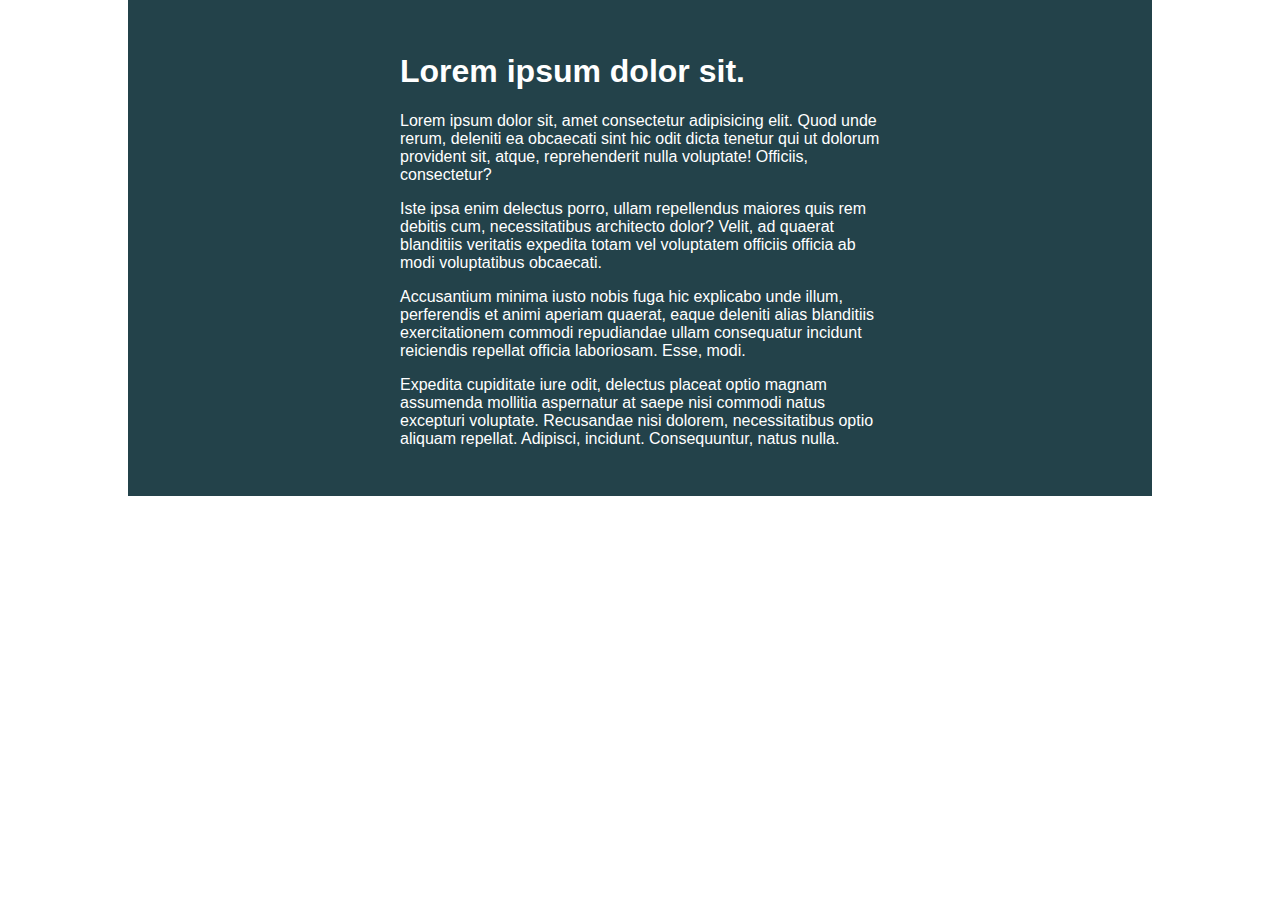
<file: challenge-01/index.html>
<!DOCTYPE html>
<html lang="en">

<head>
    <meta charset="UTF-8">
    <meta name="viewport" content="width=device-width, initial-scale=1.0">
    <title>Day 01</title>

    <link rel="stylesheet" href="style.css">
</head>

<body>
    <div class="container">
        <div class="intro-content">
            <h1>Lorem ipsum dolor sit.</h1>
            <p>Lorem ipsum dolor sit, amet consectetur adipisicing elit. Quod unde rerum, deleniti ea obcaecati sint hic
                odit dicta tenetur qui ut dolorum provident sit, atque, reprehenderit nulla voluptate! Officiis,
                consectetur?</p>
            <p>Iste ipsa enim delectus porro, ullam repellendus maiores quis rem debitis cum, necessitatibus architecto
                dolor? Velit, ad quaerat blanditiis veritatis expedita totam vel voluptatem officiis officia ab modi
                voluptatibus obcaecati.</p>
            <p>Accusantium minima iusto nobis fuga hic explicabo unde illum, perferendis et animi aperiam quaerat, eaque
                deleniti alias blanditiis exercitationem commodi repudiandae ullam consequatur incidunt reiciendis
                repellat officia laboriosam. Esse, modi.</p>
            <p>Expedita cupiditate iure odit, delectus placeat optio magnam assumenda mollitia aspernatur at saepe nisi
                commodi natus excepturi voluptate. Recusandae nisi dolorem, necessitatibus optio aliquam repellat.
                Adipisci, incidunt. Consequuntur, natus nulla.</p>
        </div>
    </div>
</body>

</html>
</file>
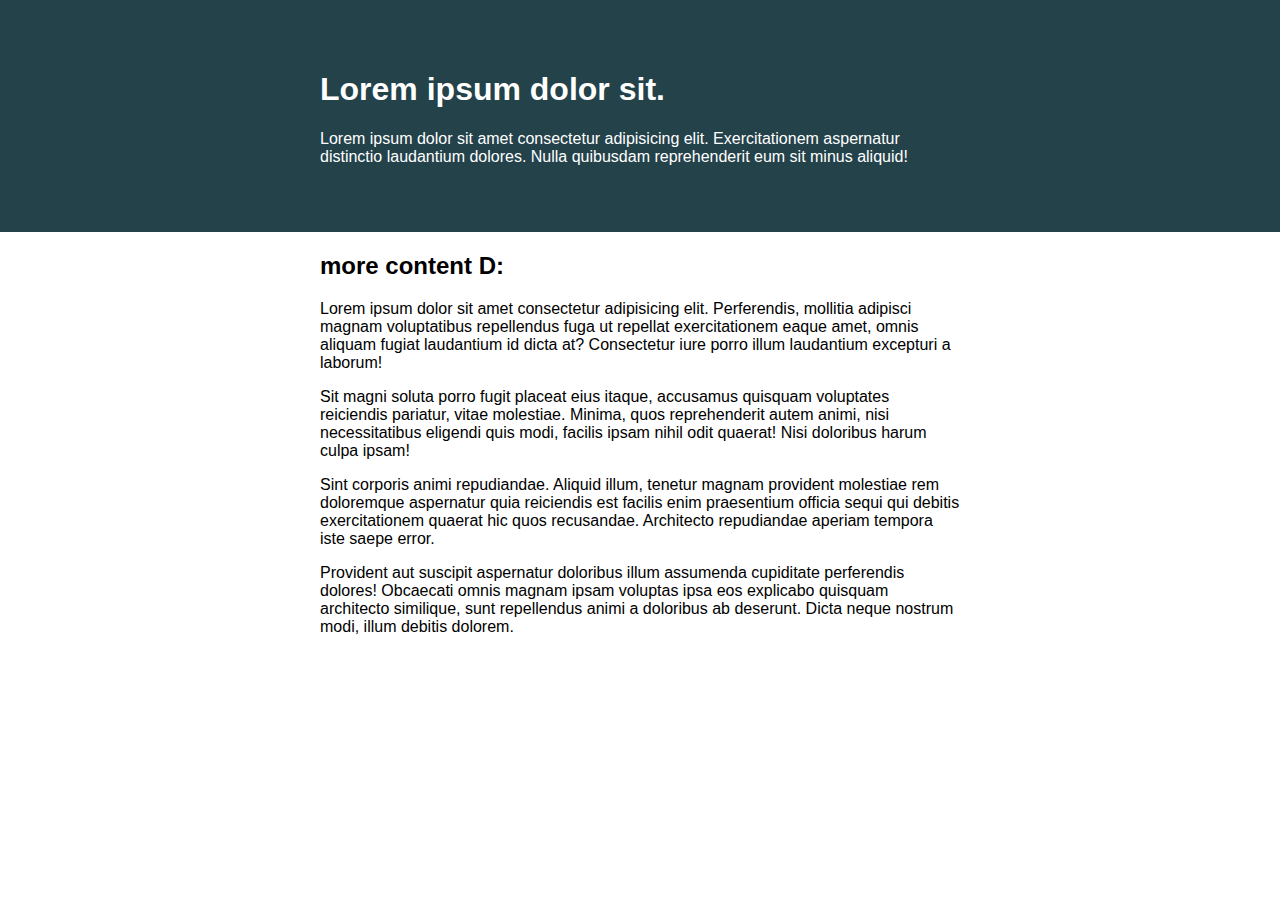
<file: challenge-02/index.html>
<!DOCTYPE html>
<html lang="en">
<head> 
    <meta charset="UTF-8">
    <meta name="viewport" content="width=device-width, initial-scale=1.0">
    <title>Day 01</title>
 
    <link rel="stylesheet" href="style.css">
</head>
<body>

    <div class="intro">
        <div class="intro-content wrapper">
            <h1>Lorem ipsum dolor sit.</h1>
            <p>Lorem ipsum dolor sit amet consectetur adipisicing elit. Exercitationem aspernatur distinctio laudantium dolores. Nulla quibusdam reprehenderit eum sit minus aliquid!</p>
        </div>
    </div>

    <div class="wrapper">
        <h2>more content D:</h2>
        <p>Lorem ipsum dolor sit amet consectetur adipisicing elit. Perferendis, mollitia adipisci magnam voluptatibus repellendus fuga ut repellat exercitationem eaque amet, omnis aliquam fugiat laudantium id dicta at? Consectetur iure porro illum laudantium excepturi a laborum!</p>
        <p>Sit magni soluta porro fugit placeat eius itaque, accusamus quisquam voluptates reiciendis pariatur, vitae molestiae. Minima, quos reprehenderit autem animi, nisi necessitatibus eligendi quis modi, facilis ipsam nihil odit quaerat! Nisi doloribus harum culpa ipsam!</p>
        <p>Sint corporis animi repudiandae. Aliquid illum, tenetur magnam provident molestiae rem doloremque aspernatur quia reiciendis est facilis enim praesentium officia sequi qui debitis exercitationem quaerat hic quos recusandae. Architecto repudiandae aperiam tempora iste saepe error.</p>
        <p>Provident aut suscipit aspernatur doloribus illum assumenda cupiditate perferendis dolores! Obcaecati omnis magnam ipsam voluptas ipsa eos explicabo quisquam architecto similique, sunt repellendus animi a doloribus ab deserunt. Dicta neque nostrum modi, illum debitis dolorem.</p>
    </div>
        

</body>
</html>
</file>
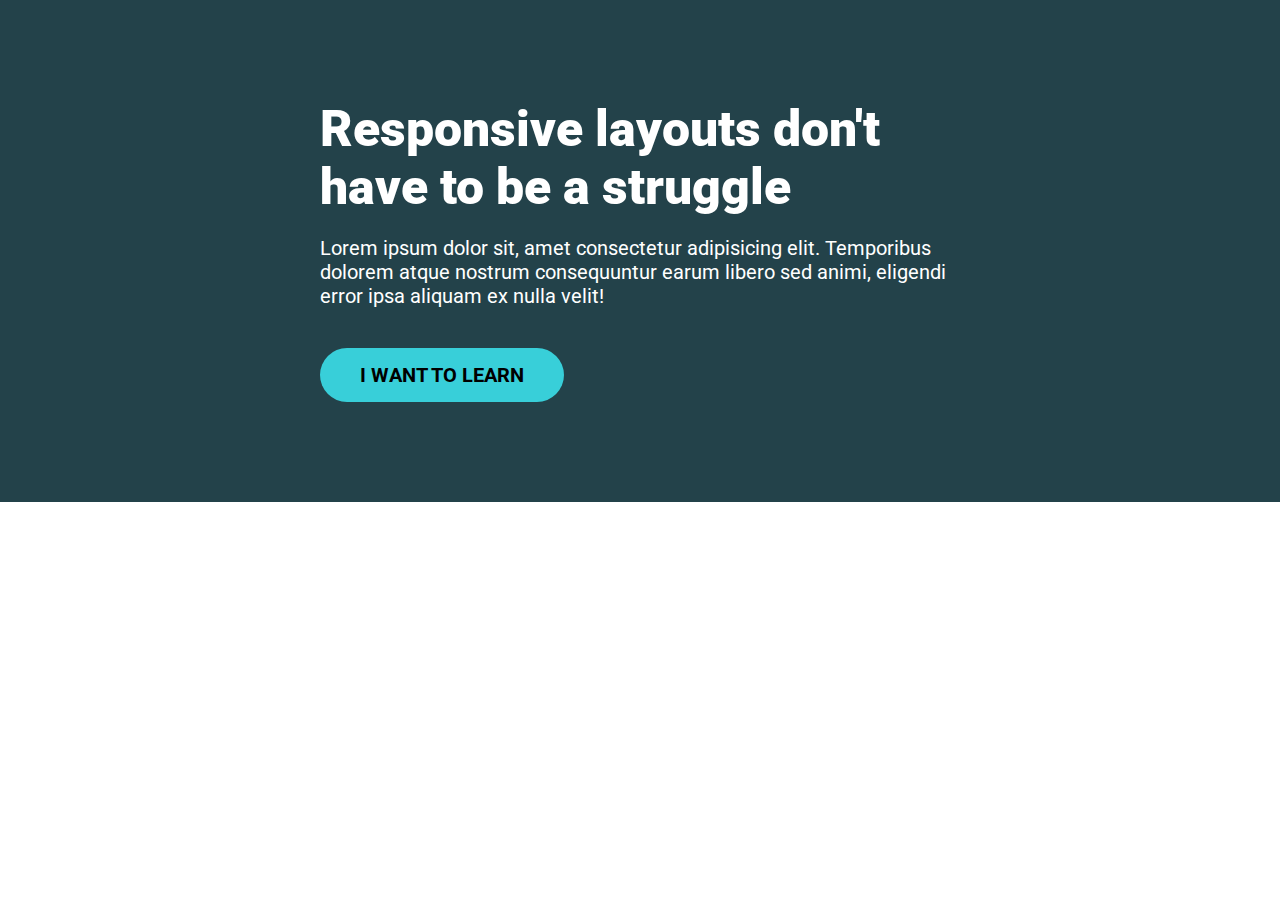
<file: challenge-03/index.html>
<!DOCTYPE html>
<html lang="en">
<head>
    <meta charset="UTF-8">
    <meta http-equiv="X-UA-Compatible" content="IE=edge">
    <meta name="viewport" content="width=device-width, initial-scale=1.0">
    <link rel="preconnect" href="https://fonts.googleapis.com">
    <link rel="preconnect" href="https://fonts.gstatic.com" crossorigin>
    <link href="https://fonts.googleapis.com/css2?family=Roboto:wght@400;700;900&display=swap" rel="stylesheet">
    <link rel="stylesheet" href="styles.css">
    <title>Document</title>
</head>
<body>
    <header>
        <div class="wrapper">
            <h1>Responsive layouts don't have to be a struggle</h1>
            <p class="subHead">Lorem ipsum dolor sit, amet consectetur adipisicing elit. Temporibus dolorem atque nostrum consequuntur earum libero sed animi, eligendi error ipsa aliquam ex nulla velit!</p>
            <a class="learnLink" href="#">I want to learn</a>
        </div>
        </header>
</body>
</html>
</file>
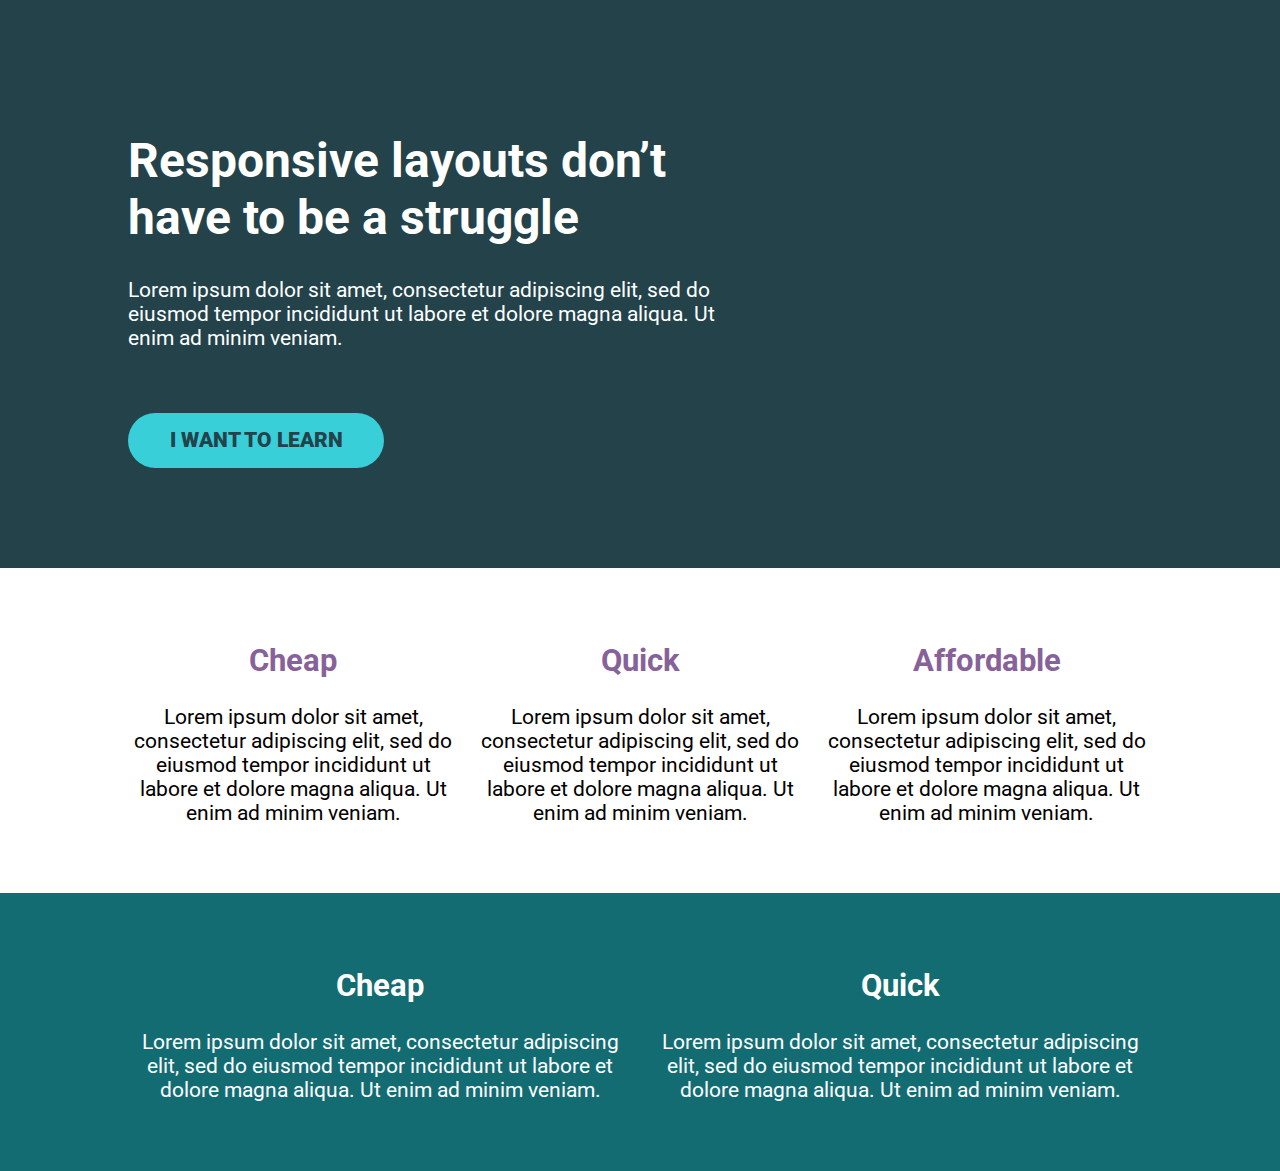
<file: challenge-04/index.html>
<!DOCTYPE html>
<html lang="en">
<head>
    <meta charset="UTF-8">
    <meta name="viewport" content="width=device-width, initial-scale=1.0">
    <title>Challenge time!</title>
    <link href="https://fonts.googleapis.com/css2?family=Roboto:wght@400;900&display=swap" rel="stylesheet"> 
    <link rel="stylesheet" href="style.css">
</head>
<body>
    <div class="hero">
        <div class="container">
            <div class="hero__text">
                <h1>Responsive layouts don’t have to be a struggle</h1>
                <p>Lorem ipsum dolor sit amet, consectetur adipiscing elit, sed do eiusmod tempor incididunt ut labore et dolore magna aliqua. Ut enim ad minim veniam.</p>
                <a href="#" class="btn">I want to learn</a>
            </div>
        </div>
    </div>
    <section class="threeCol">
        <div class="container row">
            <div class="col">
                <h2>Cheap</h2>
                <p>Lorem ipsum dolor sit amet, consectetur adipiscing elit, sed do eiusmod tempor incididunt ut labore et dolore magna aliqua. Ut enim ad minim veniam.</p>
            </div>
            <div class="col">
                <h2>Quick</h2>
                <p>Lorem ipsum dolor sit amet, consectetur adipiscing elit, sed do eiusmod tempor incididunt ut labore et dolore magna aliqua. Ut enim ad minim veniam.</p>
            </div>
            <div class="col">
                <h2>Affordable</h2>
                <p>Lorem ipsum dolor sit amet, consectetur adipiscing elit, sed do eiusmod tempor incididunt ut labore et dolore magna aliqua. Ut enim ad minim veniam.</p>
            </div>
        </div>
    </section>

<section class="blueStuff twoCol">
    <div class="container row">
        <div class="col">
            <h2>Cheap</h2>
            <p>Lorem ipsum dolor sit amet, consectetur adipiscing elit, sed do eiusmod tempor incididunt ut labore et dolore magna aliqua. Ut enim ad minim veniam.</p>
        </div>
        <div class="col">
            <h2>Quick</h2>
            <p>Lorem ipsum dolor sit amet, consectetur adipiscing elit, sed do eiusmod tempor incididunt ut labore et dolore magna aliqua. Ut enim ad minim veniam.</p>
        </div>
    </div>
</section>


</body>
</html>
</file>
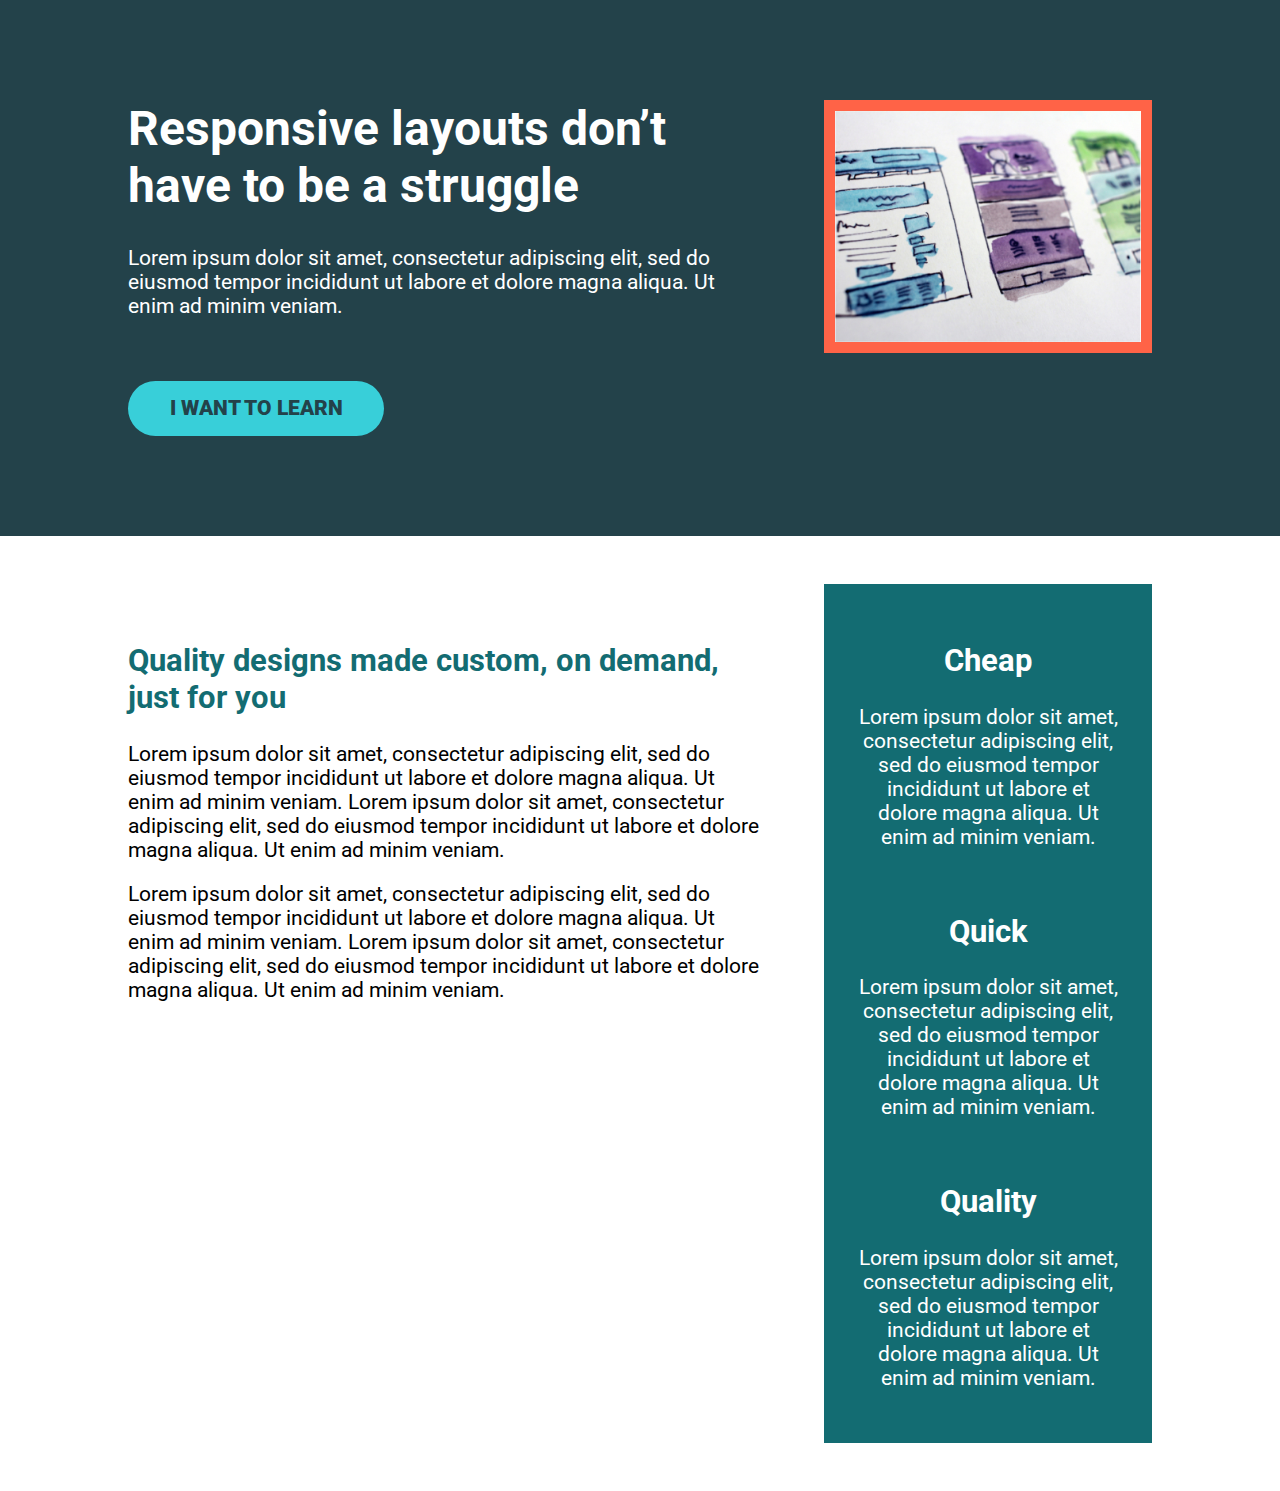
<file: challenge-05/index.html>
<!DOCTYPE html>
<html lang="en">
<head>
    <meta charset="UTF-8">
    <meta name="viewport" content="width=device-width, initial-scale=1.0">
    <title>Conquering Rsponsive Layouts</title>
    <link href="https://fonts.googleapis.com/css2?family=Roboto:wght@400;900&display=swap" rel="stylesheet"> 
    <link rel="stylesheet" href="style.css">
</head>
<body>
    <div class="hero">
        <div class="container row">
            <div class="hero__text">
                <h1>Responsive layouts don’t have to be a struggle</h1>
                <p>Lorem ipsum dolor sit amet, consectetur adipiscing elit, sed do eiusmod tempor incididunt ut labore et dolore magna aliqua. Ut enim ad minim veniam.</p>
                <a href="#" class="btn">I want to learn</a>
            </div>
            <div class="hero__img">
                <img src="./img/hero-img.jpg" alt="Hand drawn wireframes of web layouts.">
            </div>
        </div>
    </div>
    <main>
        <div class="container row">
            <section class="copy">
                <h2>Quality designs made custom, on demand, just for you</h2>
                <p>Lorem ipsum dolor sit amet, consectetur adipiscing elit, sed do eiusmod tempor incididunt ut labore et dolore magna
                aliqua. Ut enim ad minim veniam. Lorem ipsum dolor sit amet, consectetur adipiscing elit, sed do eiusmod tempor
                incididunt ut labore et dolore magna aliqua. Ut enim ad minim veniam.</p>
                <p>Lorem ipsum dolor sit amet, consectetur adipiscing elit, sed do eiusmod tempor incididunt ut labore et dolore magna
                aliqua. Ut enim ad minim veniam. Lorem ipsum dolor sit amet, consectetur adipiscing elit, sed do eiusmod tempor
                incididunt ut labore et dolore magna aliqua. Ut enim ad minim veniam.</p>
            </section>
            <section class="sideBar">
                <ul>

                    <li>
                        <h2>Cheap</h2>
                        <p>Lorem ipsum dolor sit amet, consectetur adipiscing elit, sed do eiusmod tempor incididunt ut labore et dolore magna
                            aliqua. Ut enim ad minim veniam.</p>
                        </li>
                    <li>
                        <h2>Quick</h2>
                        <p>Lorem ipsum dolor sit amet, consectetur adipiscing elit, sed do eiusmod tempor incididunt ut labore et dolore magna
                        aliqua. Ut enim ad minim veniam.</p>
                    </li>
                    <li>
                        <h2>Quality</h2>
                        <p>Lorem ipsum dolor sit amet, consectetur adipiscing elit, sed do eiusmod tempor incididunt ut labore et dolore magna
                        aliqua. Ut enim ad minim veniam.</p>
                    </li>
                </ul>
            </section>
            
        </div>
    </main>

</body>
</html>
</file>
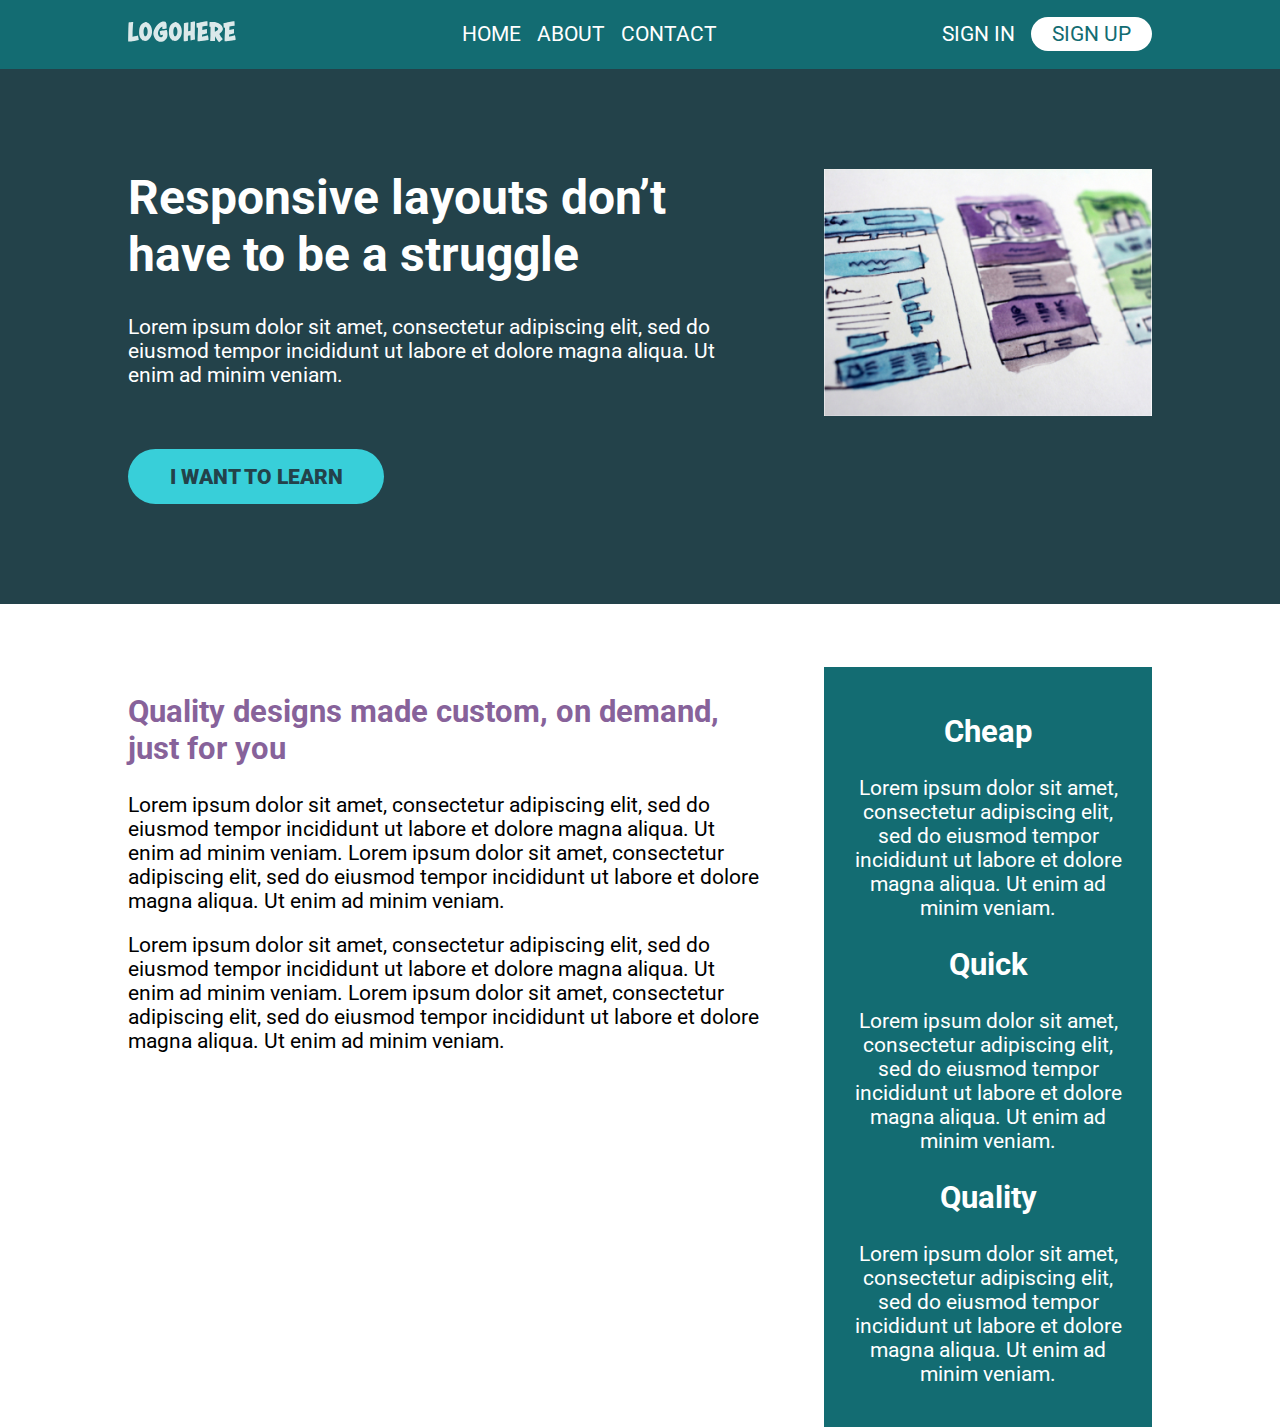
<file: challenge-06/index.html>
<!DOCTYPE html>
<html lang="en">
<head>
    <meta charset="UTF-8">
    <!-- This meta tag is what tells the browser to use the device width as the viewport. Without this, media queries on mobile devices won't work properly. -->
    <meta name="viewport" content="width=device-width, initial-scale=1.0">
    <title>Conquering Responsive Layouts</title>
    <link href="https://fonts.googleapis.com/css2?family=Roboto:wght@400;900&display=swap" rel="stylesheet"> 
    <link rel="stylesheet" href="style.css">
</head>
<body>
    <header>
        <div class="container row">
            <a href="#">
                <img src="./img/logo.svg" alt="Logotyme">
            </a>
            <nav class="nav main-nav">
                <ul class="nav__list nav__list--primary">
                    <li class="nav__item"><a href="#" class="nav__link">Home</a></li>
                    <li class="nav__item"><a href="#" class="nav__link">About</a></li>
                    <li class="nav__item"><a href="#" class="nav__link">Contact</a></li>
                </ul>
                <ul class="nav__list nav__list--secondary">
                    <li class="nav__item"><a href="#" class="nav__link nav">Sign In</a></li>
                    <li class="nav__item"><a href="#" class="nav__link nav__link--button">Sign up</a></li>
                </ul>
            </nav>
        </div>
    </header>

    <section class="hero">
        <div class="container row">
            <div class="hero__text">
                <h1>Responsive layouts don’t have to be a struggle</h1>
                <p>Lorem ipsum dolor sit amet, consectetur adipiscing elit, sed do eiusmod tempor incididunt ut labore et dolore magna aliqua. Ut enim ad minim veniam.</p>
                <a href="#" class="btn">I want to learn</a>
            </div>
            <img src="img/hero-img.jpg" alt="UX design sketches" class="hero__img">
        </div>
    </section> 

    <main class="main container row">
            <section class="primary-content">
                <h2 class="section-title">Quality designs made custom, on demand, just for you</h2>
                <p>Lorem ipsum dolor sit amet, consectetur adipiscing elit, sed do eiusmod tempor incididunt ut labore et dolore magna aliqua. Ut enim ad minim veniam. Lorem ipsum dolor sit amet, consectetur adipiscing elit, sed do eiusmod tempor incididunt ut labore et dolore magna aliqua. Ut enim ad minim veniam.</p>
                <p>Lorem ipsum dolor sit amet, consectetur adipiscing elit, sed do eiusmod tempor incididunt ut labore et dolore magna aliqua. Ut enim ad minim veniam. Lorem ipsum dolor sit amet, consectetur adipiscing elit, sed do eiusmod tempor incididunt ut labore et dolore magna aliqua. Ut enim ad minim veniam.</p>
            </section>
            <aside class="sidebar">
                <h2 class="sidebar-title">Cheap</h2>
                <p>Lorem ipsum dolor sit amet, consectetur adipiscing elit, sed do eiusmod tempor incididunt ut labore et dolore magna aliqua. Ut enim ad minim veniam.</p>

                <h2 class="sidebar-title">Quick</h2>
                <p>Lorem ipsum dolor sit amet, consectetur adipiscing elit, sed do eiusmod tempor incididunt ut labore et dolore magna aliqua. Ut enim ad minim veniam.</p>

                <h2 class="sidebar-title">Quality</h2>
                <p>Lorem ipsum dolor sit amet, consectetur adipiscing elit, sed do eiusmod tempor incididunt ut labore et dolore magna aliqua. Ut enim ad minim veniam.</p>
            </aside>
    </main>

    

</body>
</html>
</file>
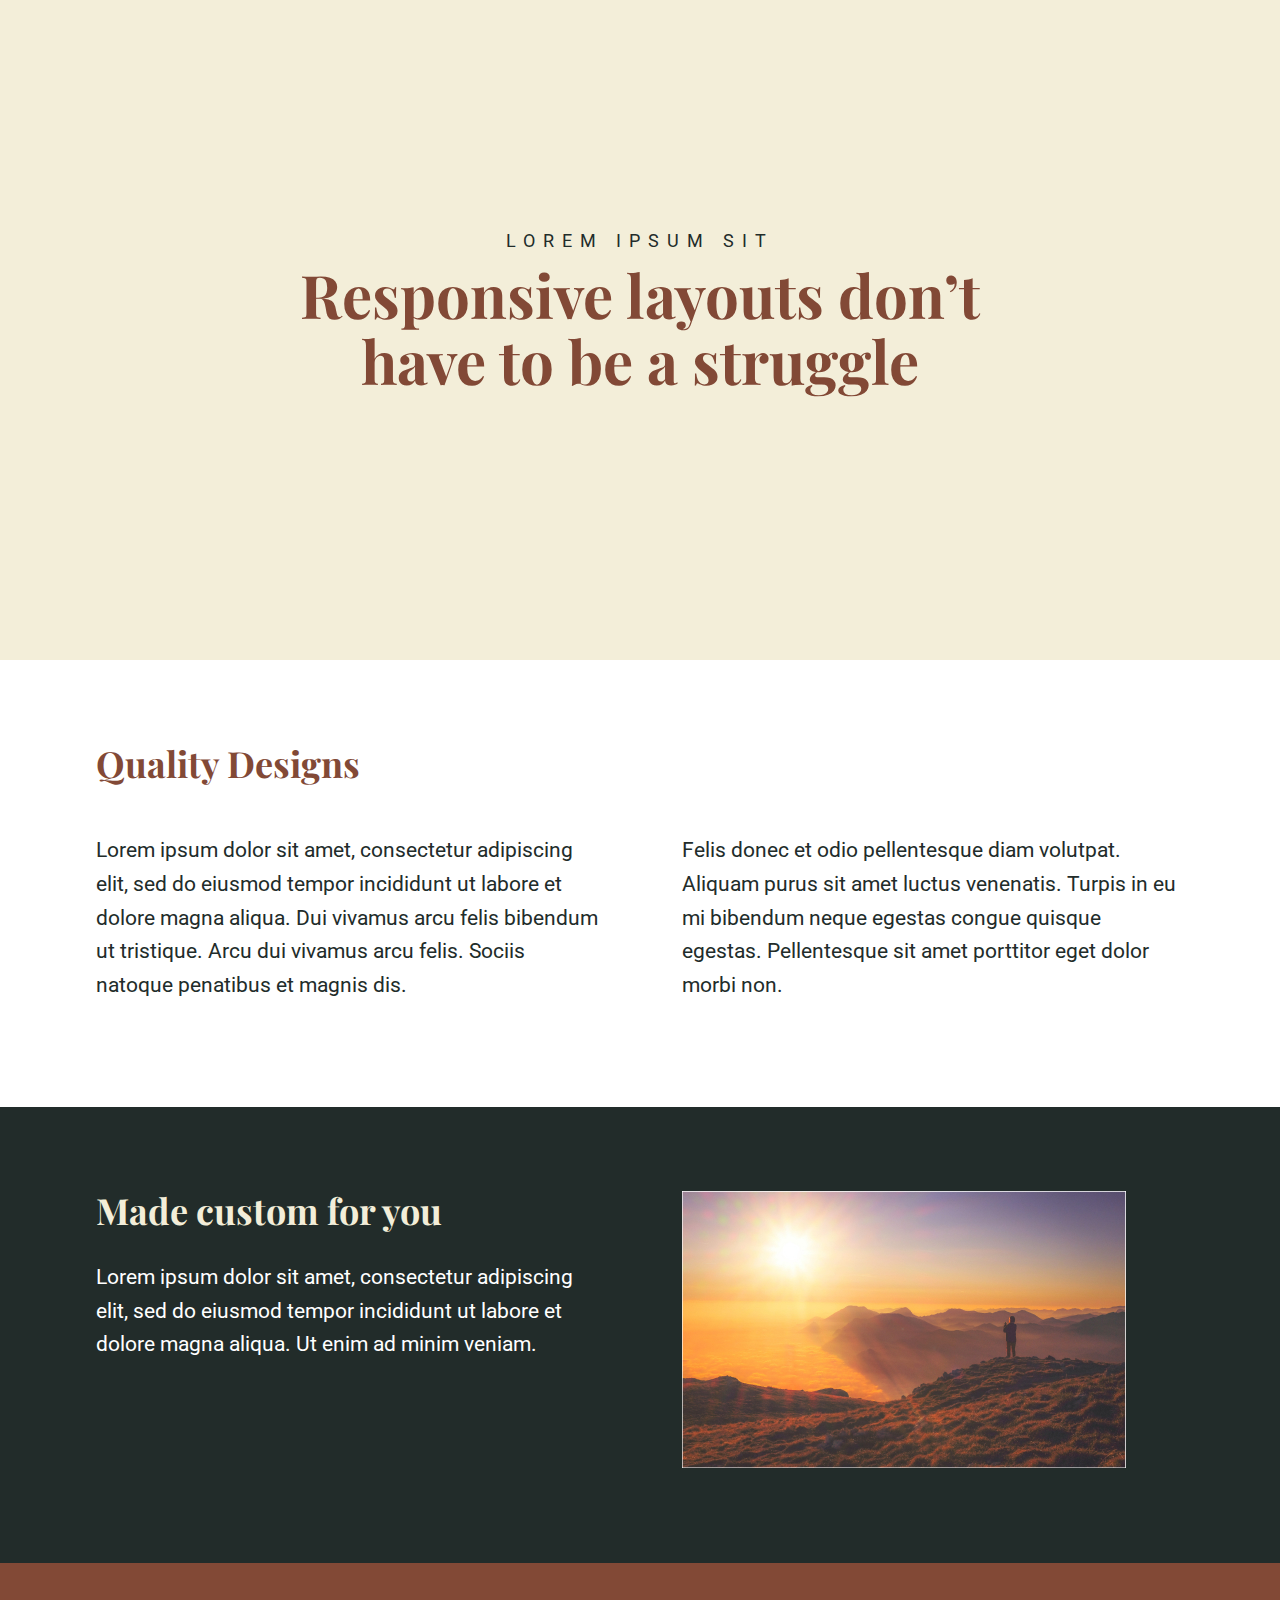
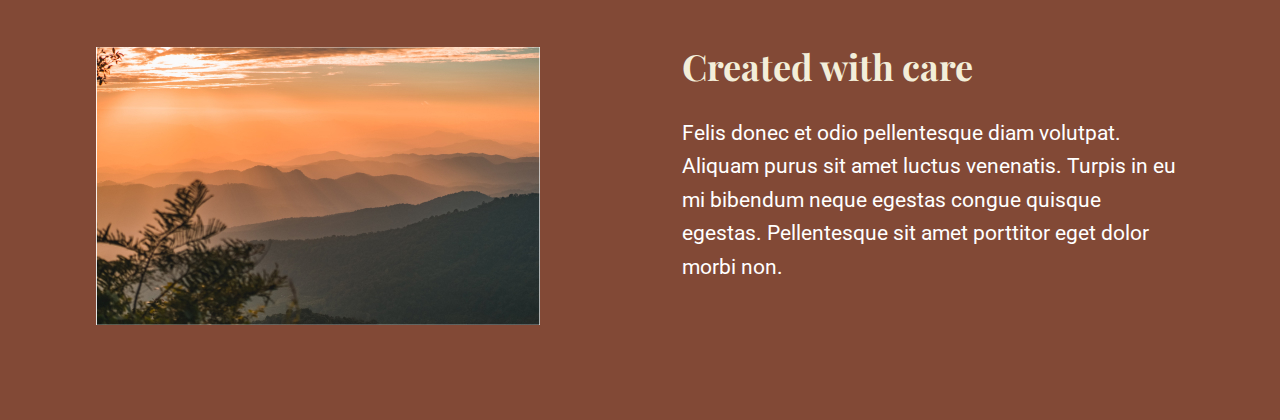
<file: challenge-07-mobile-first/index.html>
<!DOCTYPE html>
<html lang="en">
<head>
    <meta charset="UTF-8">
    <meta name="viewport" content="width=device-width, initial-scale=1.0">
    <title>Conquering Responsive Layouts</title>
    <link rel="preconnect" href="https://fonts.googleapis.com">
    <link rel="preconnect" href="https://fonts.gstatic.com" crossorigin>
    <link href="https://fonts.googleapis.com/css2?family=Playfair+Display:wght@900&family=Roboto:wght@300;400&display=swap"
        rel="stylesheet">
    <link rel="stylesheet" href="./style.css">
</head>
<body>
    <section class="intro">
        <div class="container">
            <p class="intro__text">lorem ipsum sit</p>
            <h1 class="intro__title">Responsive layouts don’t<br>have to be a struggle
                </h1>
        </div>
    </section>

    <section class="section-two">
        <div class="container">
            <h2 class="section-title section-title--dark">Quality Designs</h2>
            <div class="row">
                <div class="col">
                    <p>Lorem ipsum dolor sit amet, consectetur adipiscing elit, sed do eiusmod tempor incididunt ut labore et dolore magna aliqua. Dui vivamus arcu felis bibendum ut tristique. Arcu dui vivamus arcu felis. Sociis natoque penatibus et magnis dis. </p>
                </div>
                <div class="col">
                    <p>Felis donec et odio pellentesque diam volutpat. Aliquam purus sit amet luctus venenatis. Turpis in eu mi bibendum neque egestas congue quisque egestas. Pellentesque sit amet porttitor eget dolor morbi non.</p>
                </div>
            </div>
        </div>
    </section>

    <section class="section-three">
        <div class="container row">
            <div class="col">
                <h2 class="section-title">Made custom for you</h2>
                <p>Lorem ipsum dolor sit amet, consectetur adipiscing elit, sed do eiusmod tempor incididunt ut labore et dolore magna aliqua. Ut enim ad minim veniam.</p>
            </div>
            <div class="col">
                <img src="img/image-01.jpg" alt="a sunset over a mountain range">
            </div>
        </div>
    </section>

    <section class="section-four">
        <div class="container row">
            <div class="col">
                <img src="img/image-02.jpg" alt="a sunset over a mountain range with tree branches in the foreground">
            </div>
            <div class="col">
                <h2 class="section-title">Created with care</h2>
                <p>Felis donec et odio pellentesque diam volutpat. Aliquam purus sit amet luctus venenatis. Turpis in eu mi bibendum neque egestas congue quisque egestas. Pellentesque sit amet porttitor eget dolor morbi non.</p>
            </div>
        </div>
    </section>
</body>
</html>
</file>
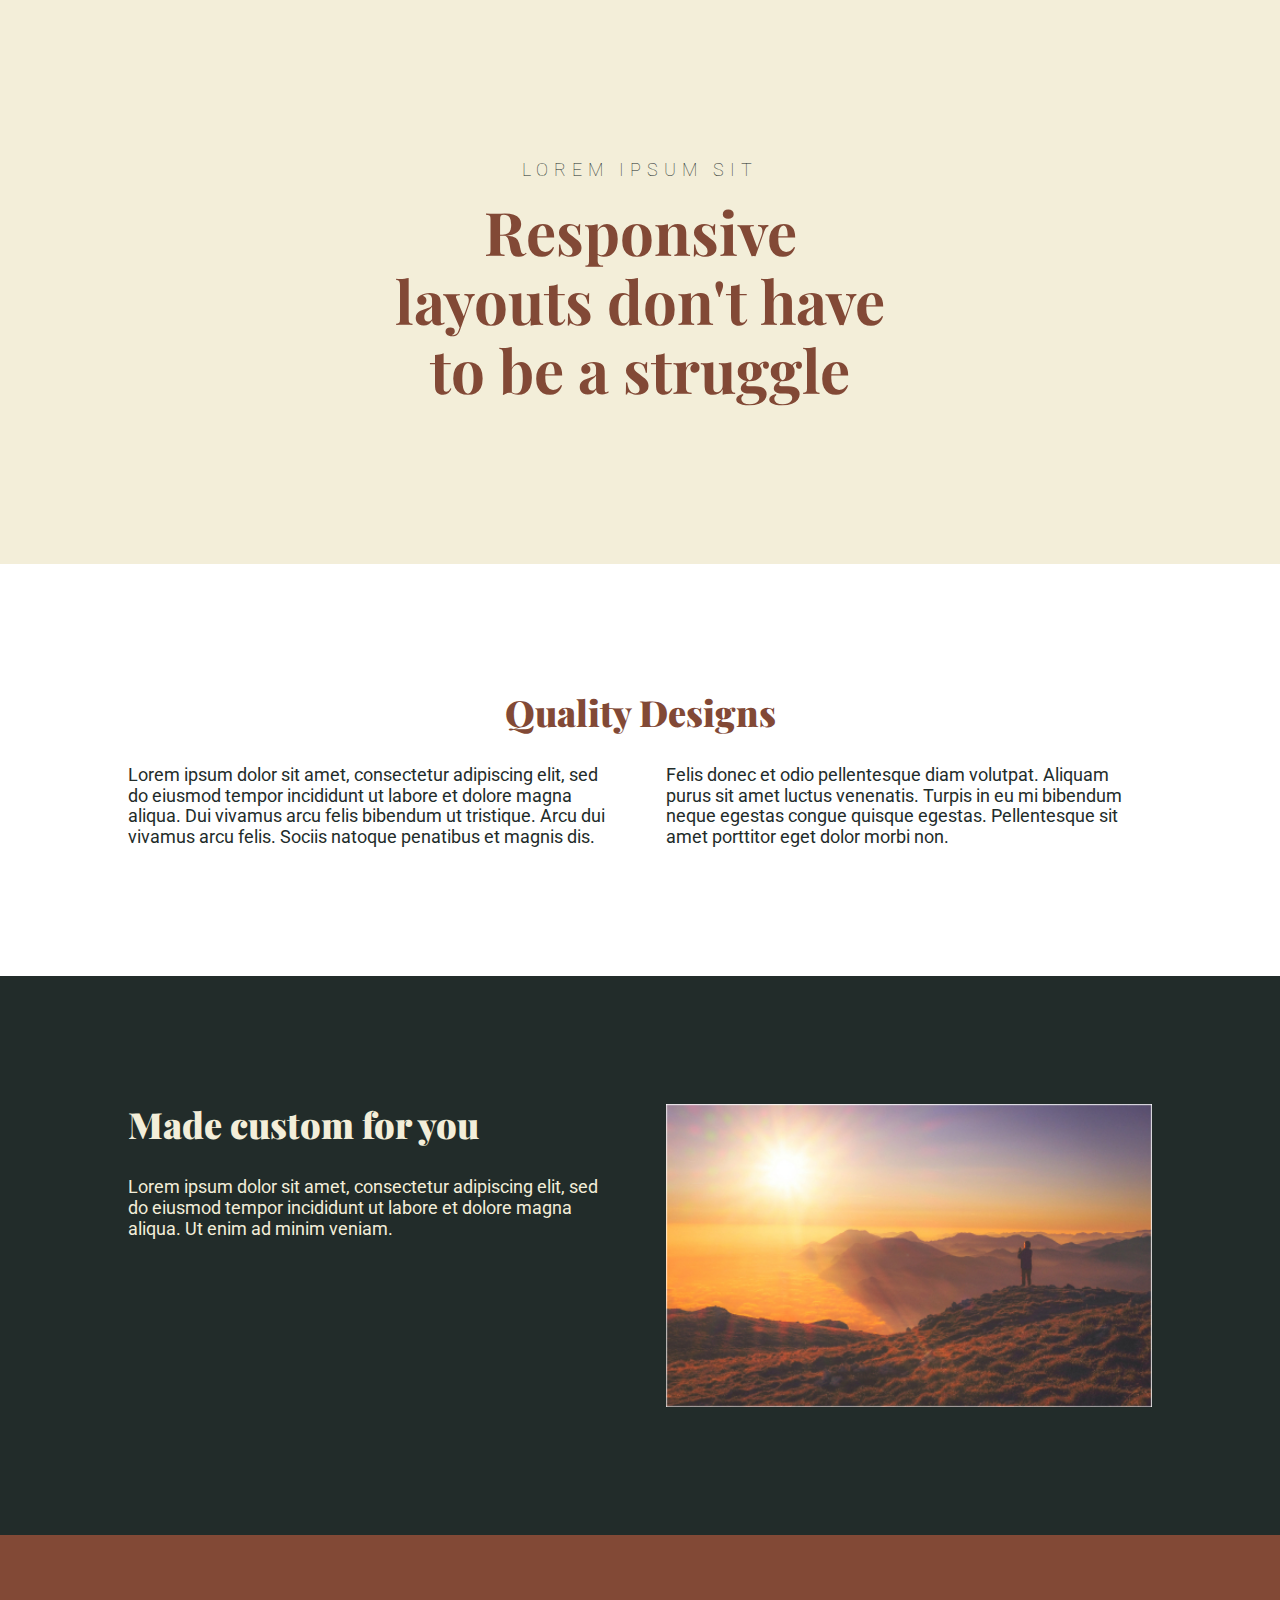
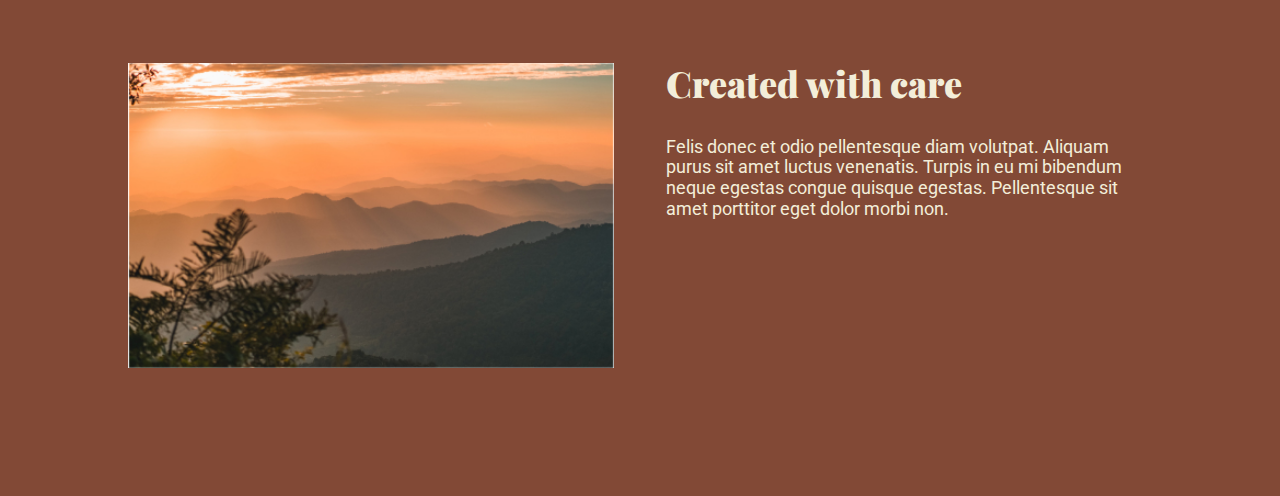
<file: challenge-07/index.html>
<!DOCTYPE html>
<html lang="en">
<head>
    <meta charset="UTF-8">
    <meta http-equiv="X-UA-Compatible" content="IE=edge">
    <meta name="viewport" content="width=device-width, initial-scale=1.0">
    <link rel="preconnect" href="https://fonts.googleapis.com">
    <link rel="preconnect" href="https://fonts.gstatic.com" crossorigin>
    <link href="https://fonts.googleapis.com/css2?family=Playfair+Display:wght@900&family=Roboto:wght@300;400&display=swap"
        rel="stylesheet">
    <link rel="stylesheet" href="styles.css">
    <title>Document</title>
</head>
<body>
    <header>
        <div class="container mainHeadingContain">
            <h1 class="mainHeading">Responsive layouts don't have to be a struggle</h1>
            <h2 class="headerSubHead">Lorem ipsum sit</h2>
        </div>
    </header>
    <section class="contentSection qualitySection">
        <div class="container">
            <h2>Quality Designs</h2>
            <div class="row">
                <p>Lorem ipsum dolor sit amet, consectetur adipiscing elit,
                sed do eiusmod tempor incididunt ut labore et dolore
                magna aliqua. Dui vivamus arcu felis bibendum ut
                tristique. Arcu dui vivamus arcu felis. Sociis natoque
                penatibus et magnis dis.</p>
                <p>Felis donec et odio pellentesque diam volutpat. Aliquam
                purus sit amet luctus venenatis. Turpis in eu mi
                bibendum neque egestas congue quisque egestas.
                Pellentesque sit amet porttitor eget dolor morbi non.</p>
            </div>
        </div>
    </section>
    <section class="contentSection postSection">
        <article class="post">
            <div class="container row">
                <div class="postCopy">
                    <h2>Made custom for you</h2>
                    <p>Lorem ipsum dolor sit amet, consectetur adipiscing elit,
                        sed do eiusmod tempor incididunt ut labore et dolore
                        magna aliqua. Ut enim ad minim veniam.</p>
                </div>
                <div class="imgDiv"><img src="./image-01.jpg" alt="Sunset boi"></div>
            </div>
        </article>
        <article class="post">
            <div class="container row">
                <div class="postCopy">
                <h2>Created with care</h2>
                <p>Felis donec et odio pellentesque diam volutpat. Aliquam
                    purus sit amet luctus venenatis. Turpis in eu mi
                    bibendum neque egestas congue quisque egestas.
                    Pellentesque sit amet porttitor eget dolor morbi non.</p>
                </div>
                <div class="imgDiv"><img src="./image-02.jpg" alt="Sunset buddy"></div>
            </div>
        </article>
    </section>
</body>
</html>
</file>
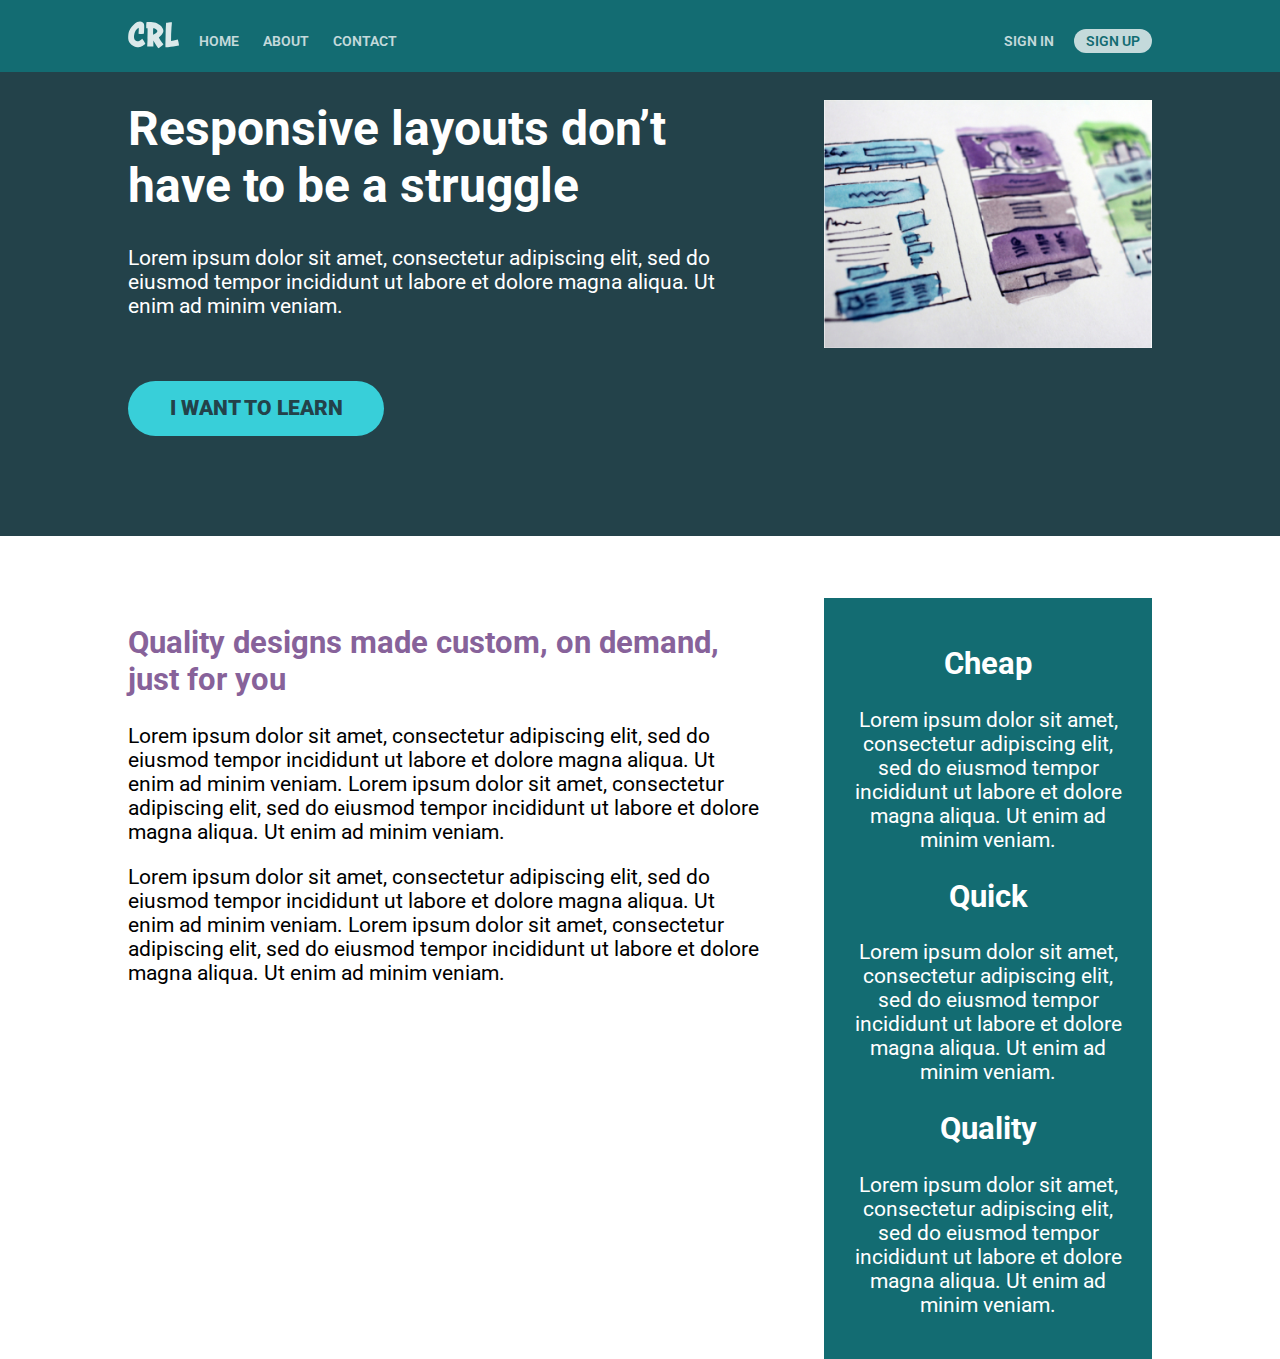
<file: challenge-08/index.html>
<!DOCTYPE html>
<html lang="en">
<head>
    <meta charset="UTF-8">
    <meta name="viewport" content="width=device-width, initial-scale=1.0">
    <title>Conquering Responsive Layouts</title>
    <link href="https://fonts.googleapis.com/css2?family=Roboto:wght@400;900&display=swap" rel="stylesheet"> 
    <link rel="stylesheet" href="style.css">
</head>
<body>
    <header> 
        <div class="container row">
            <button class="nav-toggle" aria-label="open navigation">
                <span class="hamburger"></span>
            </button>
            <a class="logo" href="#">
                <img src="img/logo.svg" alt="conquering responsive layouts">
            </a>
            <nav class="nav">
                <ul class="nav__list nav__list--primary">
                    <li class="nav__item"><a href="#" class="nav__link">Home</a></li>
                    <li class="nav__item"><a href="#" class="nav__link">About</a></li>
                    <li class="nav__item"><a href="#" class="nav__link">Contact</a></li>
                </ul>
                <ul class="nav__list nav__list--secondary">
                    <li class="nav__item"><a href="#" class="nav__link">Sign In</a></li>
                    <li class="nav__item"><a href="#" class="nav__link nav__link--button">Sign up</a></li>
                </ul>
            </nav>
        </div>
    </header>
    
    <section class="hero">
        <div class="container row">
            <div class="hero__text">
                <h1>Responsive layouts don’t have to be a struggle</h1>
                <p>Lorem ipsum dolor sit amet, consectetur adipiscing elit, sed do eiusmod tempor incididunt ut labore et dolore magna aliqua. Ut enim ad minim veniam.</p>
                <a href="#" class="btn">I want to learn</a>
            </div>
            <img src="img/hero-img.jpg" alt="UX design sketches" class="hero__img">
        </div>
    </section> 

    <main class="main container row">
            <section class="primary-content">
                <h2 class="section-title">Quality designs made custom, on demand, just for you</h2>
                <p>Lorem ipsum dolor sit amet, consectetur adipiscing elit, sed do eiusmod tempor incididunt ut labore et dolore magna aliqua. Ut enim ad minim veniam. Lorem ipsum dolor sit amet, consectetur adipiscing elit, sed do eiusmod tempor incididunt ut labore et dolore magna aliqua. Ut enim ad minim veniam.</p>
                <p>Lorem ipsum dolor sit amet, consectetur adipiscing elit, sed do eiusmod tempor incididunt ut labore et dolore magna aliqua. Ut enim ad minim veniam. Lorem ipsum dolor sit amet, consectetur adipiscing elit, sed do eiusmod tempor incididunt ut labore et dolore magna aliqua. Ut enim ad minim veniam.</p>
            </section>
            <aside class="sidebar">
                <h2 class="sidebar-title">Cheap</h2>
                <p>Lorem ipsum dolor sit amet, consectetur adipiscing elit, sed do eiusmod tempor incididunt ut labore et dolore magna aliqua. Ut enim ad minim veniam.</p>

                <h2 class="sidebar-title">Quick</h2>
                <p>Lorem ipsum dolor sit amet, consectetur adipiscing elit, sed do eiusmod tempor incididunt ut labore et dolore magna aliqua. Ut enim ad minim veniam.</p>

                <h2 class="sidebar-title">Quality</h2>
                <p>Lorem ipsum dolor sit amet, consectetur adipiscing elit, sed do eiusmod tempor incididunt ut labore et dolore magna aliqua. Ut enim ad minim veniam.</p>
            </aside>
    </main>

    <script src="main.js"></script>

</body>
</html>
</file>
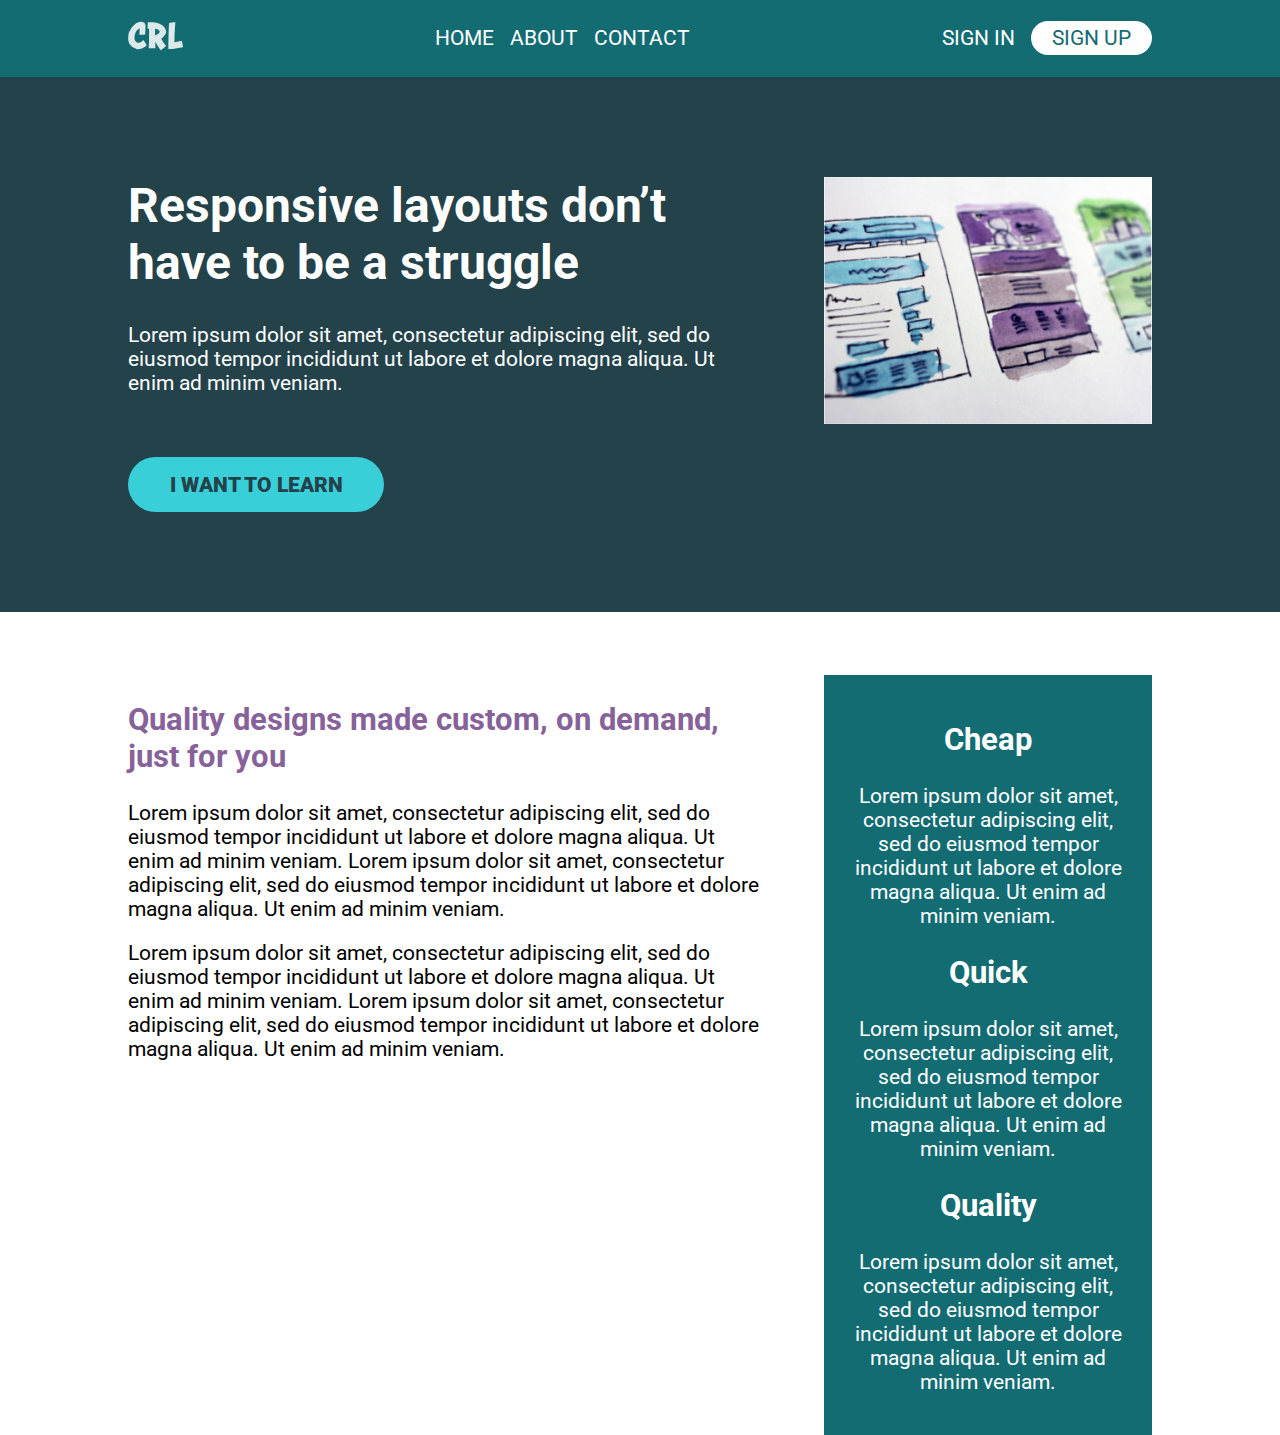
<file: challenge-6/index.html>
<!DOCTYPE html>
<html lang="en">
<head>
    <meta charset="UTF-8">
    <meta name="viewport" content="width=device-width, initial-scale=1.0">
    <title>Conquering Responsive Layouts</title>
    <link href="https://fonts.googleapis.com/css2?family=Roboto:wght@400;900&display=swap" rel="stylesheet"> 
    <link rel="stylesheet" href="style.css">
</head>
<body>
    <header>
        <div class="container row">
            <a href="#">
                <img src="./logo.svg" alt="Logotyme">
            </a>
            <nav class="nav main-nav">
                <ul class="nav__list nav__list--primary">
                    <li class="nav__item"><a href="#" class="nav__link">Home</a></li>
                    <li class="nav__item"><a href="#" class="nav__link">About</a></li>
                    <li class="nav__item"><a href="#" class="nav__link">Contact</a></li>
                </ul>
                <ul class="nav__list nav__list--secondary">
                    <li class="nav__item"><a href="#" class="nav__link nav">Sign In</a></li>
                    <li class="nav__item"><a href="#" class="nav__link nav__link--button">Sign up</a></li>
                </ul>
            </nav>
        </div>
    </header>

    <section class="hero">
        <div class="container row">
            <div class="hero__text">
                <h1>Responsive layouts don’t have to be a struggle</h1>
                <p>Lorem ipsum dolor sit amet, consectetur adipiscing elit, sed do eiusmod tempor incididunt ut labore et dolore magna aliqua. Ut enim ad minim veniam.</p>
                <a href="#" class="btn">I want to learn</a>
            </div>
            <img src="img/hero-img.jpg" alt="UX design sketches" class="hero__img">
        </div>
    </section> 

    <main class="main container row">
            <section class="primary-content">
                <h2 class="section-title">Quality designs made custom, on demand, just for you</h2>
                <p>Lorem ipsum dolor sit amet, consectetur adipiscing elit, sed do eiusmod tempor incididunt ut labore et dolore magna aliqua. Ut enim ad minim veniam. Lorem ipsum dolor sit amet, consectetur adipiscing elit, sed do eiusmod tempor incididunt ut labore et dolore magna aliqua. Ut enim ad minim veniam.</p>
                <p>Lorem ipsum dolor sit amet, consectetur adipiscing elit, sed do eiusmod tempor incididunt ut labore et dolore magna aliqua. Ut enim ad minim veniam. Lorem ipsum dolor sit amet, consectetur adipiscing elit, sed do eiusmod tempor incididunt ut labore et dolore magna aliqua. Ut enim ad minim veniam.</p>
            </section>
            <aside class="sidebar">
                <h2 class="sidebar-title">Cheap</h2>
                <p>Lorem ipsum dolor sit amet, consectetur adipiscing elit, sed do eiusmod tempor incididunt ut labore et dolore magna aliqua. Ut enim ad minim veniam.</p>

                <h2 class="sidebar-title">Quick</h2>
                <p>Lorem ipsum dolor sit amet, consectetur adipiscing elit, sed do eiusmod tempor incididunt ut labore et dolore magna aliqua. Ut enim ad minim veniam.</p>

                <h2 class="sidebar-title">Quality</h2>
                <p>Lorem ipsum dolor sit amet, consectetur adipiscing elit, sed do eiusmod tempor incididunt ut labore et dolore magna aliqua. Ut enim ad minim veniam.</p>
            </aside>
    </main>

    

</body>
</html>
</file>
<file: challenge-01/style.css>
/* INSTRUCTIONS
 *
 * 1) Limit the total width of
 *    the .intro-conent to about half
 *    of it's parent
 *
 * 2) Stop the text from overflowing
 *    out the bottom at small screen
 *    widths
 *
 * You may modify the HTML if needed
 *
 */

* {
  box-sizing: border-box;
}

body {
  margin: 0;
  font-family: sans-serif;
}

.container {
  background: #23424a;
  color: white;

  width: 80%;
  margin: 0 auto;

  padding: 2em;
  min-height: 300px;
}

.intro-content {
  width: 50%;
  max-width: 800px;
  margin: 0 auto;
}
</file>
<file: challenge-02/style.css>
/* INSTRUCTIONS
 *
 * 1) Keep the text inside .intro-content
 *    in the same place, but have the background
 *    extend from one side of the viewport
 *    to the other, no matter how wide or narrow
 *    the browser is.
 *
 * 2) Limit the maximum width of the text in the
 *    bottom area.
 *
 * You may modify the HTML if needed
 * (you probably should for this challenge)
 *
 */

* {
  box-sizing: border-box;
}

body {
  margin: 0;
  font-family: sans-serif;
}

.intro {
  background: #23424a;
  color: white;
  padding: 50px 0;
}

.wrapper {
  width: 50%;
  max-width: 800px;
  margin: 0 auto;
}
</file>
<file: challenge-03/styles.css>
* { box-sizing: border-box; }

html {
    font-size: 20px;
}

body { margin: 0; font-family: 'Roboto', sans-serif;}

h1, h2, p, a {
    margin: 0;
    font-weight: normal;
}

a {
    text-transform: uppercase;
    text-decoration: none;
    color: black;
    font-weight: 700;
    transition: background 0.2s ease, color 0.2s ease;
}

a:hover {
    color: white;
    background-color: #136C72;
}

.wrapper {
    width: 50%;
    max-width: 750px;
    margin: 0 auto;
}

header {
    background-color: #23424A;
    color: white;
    margin: 0;
    padding: 5rem 0;
}

h1 {
    font-weight: 900;
    font-size: 2.5rem;
    margin-bottom: 1rem;
}

.learnLink {
    display: inline-block;
    background-color: #38CFD9;
    padding: 0.75rem 2rem;
    border-radius: 1.5rem;
    margin: 2rem 0 0 0;
}
</file>
<file: challenge-04/style.css>
/* 
////// For this challenge ///////

- You will have to modify the HTML

- You can add new classes in the HTML
  if you need to

// Requirements
1. The headings in the first row must be
   a different color
2. The two .col at the bottom must go next
   to one another
3. The section at the bottom should have
   a dark background color and a different
   color of text
4. I've removed the "gap" that I created,
   so you'll have to add it back in

   */

*,
*::before,
*::after {
  box-sizing: border-box;
}

body {
  margin: 0;
  font-family: 'Roboto', sans-serif;
  font-size: 1.3rem;
}

h1 {
  font-size: 3rem;
}

.container {
  width: 80%;
  max-width: 1100px;
  margin: 0 auto;
}

.row {
  /* display: flex => flex container */
  display: flex;
  padding: 3rem 0;

  /* can't use yet */
  /* gap: 100px; */
}

.col {
  /* these are now flex items */
  width: 100%;
  text-align: center;
}

/* Look for .col that's after another .col */
.col + .col {
  margin-left: 1rem;
}

.threeCol h2 {
  color: #87629a;
}

.twoCol {
  color: white;
}

.blueStuff {
  background-color: #136c72;
}

.hero {
  padding: 100px 0;
  background-color: #23424a;
  color: #fff;
}

.hero__text {
  width: 60%;
}

.hero p {
  margin-bottom: 3em;
}

.btn {
  display: inline-block;
  text-decoration: none;
  text-transform: uppercase;
  color: #23424a;
  font-weight: 900;
  background-color: #38cfd9;
  padding: 0.75em 2em;
  border-radius: 100px;
}

.btn:hover,
.btn:focus {
  opacity: 0.75;
}
</file>
<file: challenge-05/style.css>
/* 
////// For this challenge ///////

- All text is in the text.md file

// Requirements
1. Refer to the design specs for the
   overall layout 
2. The image should line up with
   the sidebar in the section
   below

*/

*,
*::before,
*::after {
  box-sizing: border-box;
}

body {
  margin: 0;
  font-family: 'Roboto', sans-serif;
  font-size: 1.3rem;
}

img {
  max-width: 100%;
  display: block;
}

h1 {
  font-size: 3rem;
  margin-top: 0;
}

.container {
  width: 80%;
  max-width: 1100px;
  margin: 0 auto;
}

.row {
  /* display: flex => flex container */
  display: flex;
  justify-content: space-between;

  /* can't use yet */
  /* gap: 100px; */
}

.col {
  /* these are now flex items */
  width: 100%;
}

.col + .col {
  margin-left: 30px;
}

.hero {
  padding: 100px 0;
  background-color: #23424a;
  color: #fff;
}

.hero__text {
  width: 62%;
}

.hero__img {
  width: 32%;
  align-self: flex-start;
  border: 11px solid tomato;
}

.hero p {
  margin-bottom: 3em;
}

.btn {
  display: inline-block;
  text-decoration: none;
  text-transform: uppercase;
  color: #23424a;
  font-weight: 900;
  background-color: #38cfd9;
  padding: 0.75em 2em;
  border-radius: 100px;
}

.btn:hover,
.btn:focus {
  opacity: 0.75;
}

ul {
  list-style: none;
  padding: 0;
}

main {
  padding: 3rem 0;
}

.copy {
  width: 62%;
  padding: 2rem 0;
}

.copy h2 {
  color: #136c72;
}

.sideBar {
  width: 32%;
  background-color: #136c72;
  color: white;
  padding: 2rem;
  text-align: center;
}

.sideBar li {
  margin-bottom: 4rem;
}

.sideBar li:last-of-type {
  margin-bottom: 0;
}
</file>
<file: challenge-06/style.css>
/* 
////// For this challenge ///////

- All text is in the text.md file

// Requirements
   1. Get all the navigation items next to one another
   2. Add a space between all the items
*/

*, *::before, *::after {
    box-sizing: border-box;
}

body {
    margin: 0;
    font-family: 'Roboto', sans-serif;
    font-size: 1.3rem;
}

img {
    max-width: 100%;
}

h1 {
    font-size: 3rem;
    margin-top: 0;
}

.section-title {
    color: #87629A;
}

.btn {
    display: inline-block;
    text-decoration: none;
    text-transform: uppercase; 
    color: #23424A;
    font-weight: 900;
    background-color: #38CFD9;
    padding: .75em 2em;
    border-radius: 100px;
}

.btn:hover,
.btn:focus {
    opacity: .75; 
}

.container {
    width: 80%;
    max-width: 1100px;
    margin: 0 auto;
}

.row {
    display: flex;
    justify-content: space-between;
}

.col {
    /* these are now flex items */
    width: 100%;
}

.col + .col {
    margin-left: 30px;
}


header {
    background: #136c72;
    padding: 1em 0;
}

.main-nav {
    display: flex;
    justify-content: space-between;
    /* width: 100%; */
    flex-grow: 1;
    /* The flex-grow of 1 takes the place of a width 100% here. This is just making that flex container take up as much space as it can. */
}

.nav__list {
    margin: 0;
    padding: 0;
    list-style: none;
    display: flex;
    flex-wrap: wrap;
    align-items: center;
}

.nav__list--primary {
    margin: 0 auto;
}

.nav__link {
    color: #fff;
    text-decoration: none;
    text-transform: uppercase;;
}

.nav__item + .nav__item {
    margin-left: 1rem;
}

/* ======= This is a cool thing!!!  ======= */
    /* We're splitting up the navs left and right by just making the left margin auto on the first element that gets pushed right! No need for a div. */
    /* Though probably more common to just make a second UL inside the nav to hold the second list. */
.nav__item--push-right {
    margin-left: auto;
}
/* So wer're going to do that instead bc this can conflict with our other margins */

.nav__link--button {
    background: #fff;
    color: #136c72;
    padding: .25em 1em;
    border-radius: 10em;
}

.nav__link:hover {
    opacity: .75;
}


.hero {
    padding: 100px 0;
    background-color: #23424A;
    color: #FFF;
}

.hero__text { 
    width: 62%;
}

.hero__img {
    width: 32%;
    align-self: flex-start;
}

.hero p {
    margin-bottom: 3em;
}

.main {
    margin-top: 3em;
}

.primary-content {
    width: 62%;
}

.sidebar {
    width: 32%;
    padding: 1em;
    text-align: center;
    color: #fff;
    background-color: #136c72;
}

@media (max-width: 900px) {
    .container {
        width: 70%;
    }

    .row {
        flex-direction: column;
    }

    .hero__text, .hero__img {
        width: 100%;
    }

    .hero__img {
        margin-bottom: 2em;
        order: -1;
    }

    .primary-content, .sidebar {
        width: 100%;
    }

    .sidebar {
        padding: 1.5em 3em;
    }
}

@media (max-width: 600px) {
    .container {
        width: 80%;
    }

    .sidebar {
        padding: 1.5em;
    }
}
</file>
<file: challenge-07-mobile-first/style.css>
html{line-height:1.15;-ms-text-size-adjust:100%;-webkit-text-size-adjust:100%}body{margin:0}article,aside,footer,header,nav,section{display:block}h1{font-size:2em;margin:.67em 0}figcaption,figure,main{display:block}figure{margin:1em 40px}hr{box-sizing:content-box;height:0;overflow:visible}pre{font-family:monospace,monospace;font-size:1em}a{background-color:transparent;-webkit-text-decoration-skip:objects}abbr[title]{border-bottom:none;text-decoration:underline;text-decoration:underline dotted}b,strong{font-weight:inherit}b,strong{font-weight:bolder}code,kbd,samp{font-family:monospace,monospace;font-size:1em}dfn{font-style:italic}mark{background-color:#ff0;color:#000}small{font-size:80%}sub,sup{font-size:75%;line-height:0;position:relative;vertical-align:baseline}sub{bottom:-.25em}sup{top:-.5em}audio,video{display:inline-block}audio:not([controls]){display:none;height:0}img{border-style:none}svg:not(:root){overflow:hidden}button,input,optgroup,select,textarea{font-family:sans-serif;font-size:100%;line-height:1.15;margin:0}button,input{overflow:visible}button,select{text-transform:none}button,html [type=button],[type=reset],[type=submit]{-webkit-appearance:button}button::-moz-focus-inner,[type=button]::-moz-focus-inner,[type=reset]::-moz-focus-inner,[type=submit]::-moz-focus-inner{border-style:none;padding:0}button:-moz-focusring,[type=button]:-moz-focusring,[type=reset]:-moz-focusring,[type=submit]:-moz-focusring{outline:1px dotted ButtonText}fieldset{padding:.35em .75em .625em}legend{box-sizing:border-box;color:inherit;display:table;max-width:100%;padding:0;white-space:normal}progress{display:inline-block;vertical-align:baseline}textarea{overflow:auto}[type=checkbox],[type=radio]{box-sizing:border-box;padding:0}[type=number]::-webkit-inner-spin-button,[type=number]::-webkit-outer-spin-button{height:auto}[type=search]{-webkit-appearance:textfield;outline-offset:-2px}[type=search]::-webkit-search-cancel-button,[type=search]::-webkit-search-decoration{-webkit-appearance:none}::-webkit-file-upload-button{-webkit-appearance:button;font:inherit}details,menu{display:block}summary{display:list-item}canvas{display:inline-block}template{display:none}[hidden]{display:none}

.clearfix:after {visibility: hidden; display: block; font-size: 0; content: ''; clear: both; height: 0; }

html { -moz-box-sizing: border-box; -webkit-box-sizing: border-box; box-sizing: border-box;}

*, *:before, *:after {box-sizing: inherit}

.sr-only { position: absolute; width: 1px; height: 1px; margin: -1px; border: 0; padding: 0; white-space: nowrap; clip-path: inset(100%); clip: rect(0 0 0 0); overflow: hidden;}


body {
  font-family: 'Roboto', sans-serif;
  font-size: 1.3125rem;
  line-height: 1.6;
  color: #222c2a;
}

img {
  max-width: 100%;
}

h1, h2 {
  font-family: 'Playfair Display', serif;
  margin-top: 0;
  line-height: 1.1;
}

section {
  padding: 4em 0;
}

.section-title {
  font-size: 2.25rem;
  color: #f3eed9;
}

.section-title--dark {
  color: #824936;
}

.container {
  width: 85%;
  margin: 0 auto;
  max-width: 1128px;
}

.intro {
  background-color: #f3eed9;
  padding: 200px 0;
  text-align: center;
  color: #824936;
  min-height: 660px;
  display: flex;
  align-items: center;
}

.intro__text {
  text-transform: uppercase;
  font-size: 1.125rem;
  letter-spacing: 8px;
  margin: 0 0 0.25em 0;
  color: #222c2a;
}

.intro__title {
  font-size: 3rem;
}

.section-three {
  background-color: #222c2a;
  color: #fff;
}

.section-four {
  background-color: #824936;
  color: #fff;
}

@media (min-width: 840px) {
  .row {
    display: flex;
  }

  .col {
    width: 100%;
  }

  .col + .col {
    margin-left: 4em;
  }

  .intro__title {
    font-size: 3.75rem;
  }
}
</file>
<file: challenge-07/styles.css>
html{line-height:1.15;-ms-text-size-adjust:100%;-webkit-text-size-adjust:100%}body{margin:0}article,aside,footer,header,nav,section{display:block}h1{font-size:2em;margin:.67em 0}figcaption,figure,main{display:block}figure{margin:1em 40px}hr{box-sizing:content-box;height:0;overflow:visible}pre{font-family:monospace,monospace;font-size:1em}a{background-color:transparent;-webkit-text-decoration-skip:objects}abbr[title]{border-bottom:none;text-decoration:underline;text-decoration:underline dotted}b,strong{font-weight:inherit}b,strong{font-weight:bolder}code,kbd,samp{font-family:monospace,monospace;font-size:1em}dfn{font-style:italic}mark{background-color:#ff0;color:#000}small{font-size:80%}sub,sup{font-size:75%;line-height:0;position:relative;vertical-align:baseline}sub{bottom:-.25em}sup{top:-.5em}audio,video{display:inline-block}audio:not([controls]){display:none;height:0}img{border-style:none}svg:not(:root){overflow:hidden}button,input,optgroup,select,textarea{font-family:sans-serif;font-size:100%;line-height:1.15;margin:0}button,input{overflow:visible}button,select{text-transform:none}button,html [type=button],[type=reset],[type=submit]{-webkit-appearance:button}button::-moz-focus-inner,[type=button]::-moz-focus-inner,[type=reset]::-moz-focus-inner,[type=submit]::-moz-focus-inner{border-style:none;padding:0}button:-moz-focusring,[type=button]:-moz-focusring,[type=reset]:-moz-focusring,[type=submit]:-moz-focusring{outline:1px dotted ButtonText}fieldset{padding:.35em .75em .625em}legend{box-sizing:border-box;color:inherit;display:table;max-width:100%;padding:0;white-space:normal}progress{display:inline-block;vertical-align:baseline}textarea{overflow:auto}[type=checkbox],[type=radio]{box-sizing:border-box;padding:0}[type=number]::-webkit-inner-spin-button,[type=number]::-webkit-outer-spin-button{height:auto}[type=search]{-webkit-appearance:textfield;outline-offset:-2px}[type=search]::-webkit-search-cancel-button,[type=search]::-webkit-search-decoration{-webkit-appearance:none}::-webkit-file-upload-button{-webkit-appearance:button;font:inherit}details,menu{display:block}summary{display:list-item}canvas{display:inline-block}template{display:none}[hidden]{display:none}

.clearfix:after {visibility: hidden; display: block; font-size: 0; content: ''; clear: both; height: 0; }

html { -moz-box-sizing: border-box; -webkit-box-sizing: border-box; box-sizing: border-box;}

*, *:before, *:after {box-sizing: inherit}

.sr-only { position: absolute; width: 1px; height: 1px; margin: -1px; border: 0; padding: 0; white-space: nowrap; clip-path: inset(100%); clip: rect(0 0 0 0); overflow: hidden;}

/* Variables */

:root {
  --beige: #F3EED9;
  --brown: #824936;
  --black: #222C2A;
}

/* Normalize */

h1, h2, h3, p, a {
  margin: 0;
  padding: 0;
}

img {
  display: block;
  width: 100%;
}

/* General */

body {
  font-family: 'Roboto', sans-serif;
  font-size: 18px;
  color: var(--black);
}

h1 {
  font-family: 'Playfair Display', serif;
  color: var(--brown);
  font-size: 60px;
}

h2 {
  font-family: 'Playfair Display', serif;
  font-weight: 900;
  font-size: 36px;
  margin-bottom: 2rem;
}

.container {
  margin: 0 auto;
  width: 80%;
  max-width: 1100px;
}

.row {
  display: flex;
}

/* Header */

header {
  background-color: var(--beige);
  padding: 10rem 0;
}



.headerSubHead {
  font-family: 'Roboto', sans-serif;
  font-weight: 100;
  text-transform: uppercase;
  font-size: 18px;
  letter-spacing: 6px;
  margin-bottom: 1rem;
}

.mainHeadingContain {
  display: flex;
  flex-direction: column-reverse;
  text-align: center;
  width: 40%;
}

/* Sections */


/* Quality Section */

.qualitySection {
  padding: 8rem 0;
}

.qualitySection h2 {
    color: var(--brown);
    text-align: center;
}

.qualitySection .row {
  justify-content: space-between;
}

.qualitySection p {
  width: 47.5%;
}


/* Post Section */

.postSection {
  background-color: var(--black);
  color: var(--beige);
}

.post {
  padding: 8rem 0;
}

.post .row {
  justify-content: space-between;
}

.imgDiv {
  width: 47.5%;
}

.postCopy {
  width: 47.5%;
}

.post:nth-of-type(2n) {
  background-color: var(--brown);
}

.post:nth-of-type(2n) .row {
  flex-direction: row-reverse;
}

@media (max-width: 915px) {
  .mainHeadingContain {
    width: 80%;
  }

  h1 {
    font-size: 48px;
  }

  .row {
    flex-direction: column;
  }

  .post:nth-of-type(2n) .row {
    flex-direction: column;
  }

  .imgDiv, .postCopy, .qualitySection p {
    width: 100%;
  }

  .postSection .imgDiv {
    order: -1;
    margin-bottom: 2rem;
  }

  h2 {
    text-align: center;
  }

  p {
    margin: 1rem 0;
  }
}
</file>
<file: challenge-08/style.css>
/* Challenge

   Make the navigation layout work
   on both mobile and large screens.

   Mobile-first, so mobile styles first,
   then add the large screen styles
   inside the existing media query

*/

*, *::before, *::after {
    box-sizing: border-box;
}

body {
    margin: 0;
    font-family: 'Roboto', sans-serif;
    font-size: 1.3rem;
}

img {
    max-width: 100%;
}

h1 {
    font-size: 3rem;
    margin-top: 0;
}

.section-title {
    color: #87629A;
}

.btn {
    display: inline-block;
    text-decoration: none;
    text-transform: uppercase; 
    color: #23424A;
    font-weight: 900;
    background-color: #38CFD9;
    padding: .75em 2em;
    border-radius: 100px;
}

.btn:hover,
.btn:focus {
    opacity: .75; 
}

.container {
    width: 80%;
    max-width: 1100px;
    margin: 0 auto;
    /* added for nav-toggle positioning */
    position: relative;
}

header {
    background: #136c72;
    padding: 1em 0;
    text-align: center;
    position: absolute;
    width: 100%;
    z-index: 1;
}

.nav {
    width: 100%;
    display: flex;
    flex-direction: column;
    margin-top: 0.25rem;
}

.nav__list {
    list-style: none;
    padding: 0;
    margin: 0.65rem;
}

.nav__item + .nav__item {
    margin: 1rem auto;
}

.nav__link {
    color: white;
    text-decoration: none;
    text-transform: uppercase;
    font-size: 14px;
    font-weight: 600;
    opacity: 0.75;
    padding: 0.25rem;
}

.nav__link:hover {
    opacity: 1;
}

.nav__link--button {
    color: #136c72;
    background-color: #FFF;
    border-radius: 1rem;
    padding: 0.25rem 0.75rem;
}

.nav__link--button:hover {
    background-color: #072A2D;
    color: #38CFD9;
}

.nav-toggle {
    cursor: pointer;
    border: 0;
    width: 3em;
    height: 3em;
    padding: 0em;
    border-radius: 50%;
    background: #072A2D;
    color: white;
    transition: opacity 250ms ease;
    
    position: absolute;
    left: 0;
}

.nav-toggle:focus,
.nav-toggle:hover {
    opacity: .75;
}

.hamburger {
    width: 50%;
    position: relative;
}

.hamburger,
.hamburger::before,
.hamburger::after {
    display: block;
    margin: 0 auto;
    height: 3px;
    background: white;
}

.hamburger::before,
.hamburger::after {
    content: '';
    width: 100%;
}

.hamburger::before {
    transform: translateY(-6px);
}

.hamburger::after {
    transform: translateY(3px);
}

/* made changes here from video
   to make it more accessible.
   
   Works the same :) */
.nav {
    visibility: hidden;
    height: 0;
    position: absolute;
}

.nav--visible {
    visibility: visible;
    height: auto;
    position: relative;
} 


.logo {
    height: 30px;
}


.hero {
    padding: 100px 0;
    background-color: #23424A;
    color: #FFF;
}

.hero__img {
    margin-top: 2em;
}


.hero p {
    margin-bottom: 3em;
}

.main {
    margin-top: 3em;
}


.sidebar {
    padding: 1em;
    text-align: center;
    color: #fff;
    background-color: #136c72;

}



@media (min-width: 800px) {

        .nav-toggle {
        display: none;
    }
    
    .nav {
        visibility: visible;
        position: relative;
        display: flex;
        flex-direction: row;
        justify-content: space-between;
        align-items: flex-end;
        height: auto;
        width: 100%;
        margin-left: 1rem;
    }

    .nav__list {
        display: flex;
        flex-direction: row;
        margin: 0;

    }

    .nav__item + .nav__item {
        margin: 0 0 0 1rem;
    }

    

    .row {
        display: flex;
        justify-content: space-between;

    }

    .hero__text {
        width: 62%;
    }
    
    .hero__img {
        width: 32%;
        align-self: flex-start;
        margin: 0;
    }
    
    .primary-content {
        width: 62%;
    }

    .sidebar {
        width: 32%;
    }
    
    
}
</file>
<file: challenge-6/style.css>
/* 
////// For this challenge ///////

- All text is in the text.md file

// Requirements
   1. Get all the navigation items next to one another
   2. Add a space between all the items
*/

*, *::before, *::after {
    box-sizing: border-box;
}

body {
    margin: 0;
    font-family: 'Roboto', sans-serif;
    font-size: 1.3rem;
}

img {
    max-width: 100%;
}

h1 {
    font-size: 3rem;
    margin-top: 0;
}

.section-title {
    color: #87629A;
}

.btn {
    display: inline-block;
    text-decoration: none;
    text-transform: uppercase; 
    color: #23424A;
    font-weight: 900;
    background-color: #38CFD9;
    padding: .75em 2em;
    border-radius: 100px;
}

.btn:hover,
.btn:focus {
    opacity: .75; 
}

.container {
    width: 80%;
    max-width: 1100px;
    margin: 0 auto;
}

.row {
    display: flex;
    justify-content: space-between;
}

.col {
    /* these are now flex items */
    width: 100%;
}

.col + .col {
    margin-left: 30px;
}


header {
    background: #136c72;
    padding: 1em 0;
}

.main-nav {
    display: flex;
    justify-content: space-between;
    /* width: 100%; */
    flex-grow: 1;
    /* The flex-grow of 1 takes the place of a width 100% here. This is just making that flex container take up as much space as it can. */
}

.nav__list {
    margin: 0;
    padding: 0;
    list-style: none;
    display: flex;
    flex-wrap: wrap;
    align-items: center;
}

.nav__list--primary {
    margin: 0 auto;
}

.nav__link {
    color: #fff;
    text-decoration: none;
    text-transform: uppercase;;
}

.nav__item + .nav__item {
    margin-left: 1rem;
}

/* ======= This is a cool thing!!!  ======= */
    /* We're splitting up the navs left and right by just making the left margin auto on the first element that gets pushed right! No need for a div. */
    /* Though probably more common to just make a second UL inside the nav to hold the second list. */
.nav__item--push-right {
    margin-left: auto;
}
/* So wer're going to do that instead bc this can conflict with our other margins */

.nav__link--button {
    background: #fff;
    color: #136c72;
    padding: .25em 1em;
    border-radius: 10em;
}

.nav__link:hover {
    opacity: .75;
}


.hero {
    padding: 100px 0;
    background-color: #23424A;
    color: #FFF;
}

.hero__text { 
    width: 62%;
}

.hero__img {
    width: 32%;
    align-self: flex-start;
}

.hero p {
    margin-bottom: 3em;
}

.main {
    margin-top: 3em;
}

.primary-content {
    width: 62%;
}

.sidebar {
    width: 32%;
    padding: 1em;
    text-align: center;
    color: #fff;
    background-color: #136c72;
}
</file>
